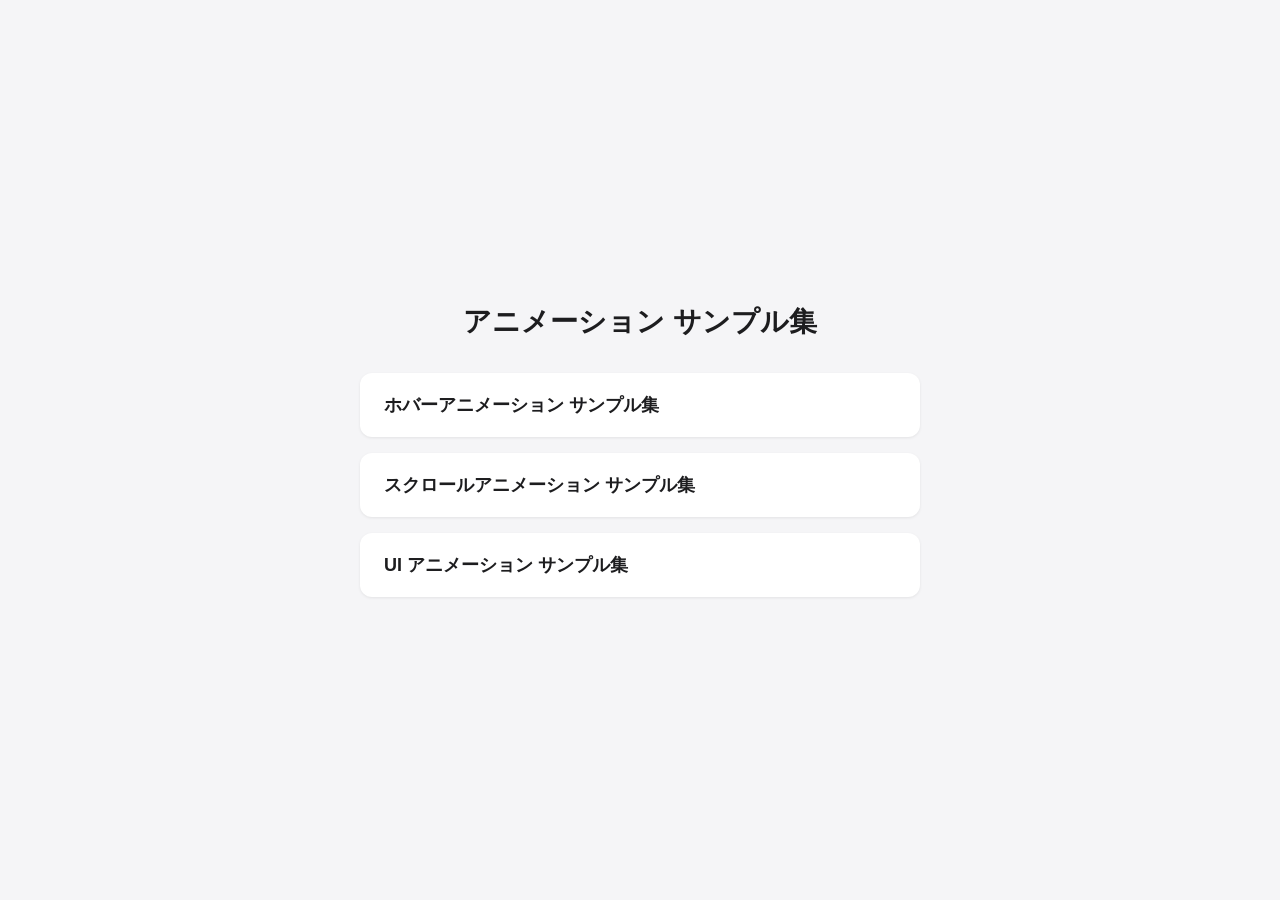
<file: index.html>
<!DOCTYPE html>
<html lang="ja">
<head>
<meta charset="UTF-8">
<meta name="viewport" content="width=device-width, initial-scale=1.0">
<title>アニメーション サンプル集</title>
<style>
  * {
    margin: 0;
    padding: 0;
    box-sizing: border-box;
  }
  body {
    font-family: -apple-system, BlinkMacSystemFont, "Hiragino Kaku Gothic ProN", "Yu Gothic", sans-serif;
    background: #f5f5f7;
    color: #1d1d1f;
    min-height: 100vh;
    display: flex;
    align-items: center;
    justify-content: center;
  }
  main {
    padding-top: 80px;
    padding-left: 40px;
    padding-right: 40px;
    padding-bottom: 80px;
    max-width: 640px;
    width: 100%;
  }
  h1 {
    font-size: 28px;
    margin-bottom: 32px;
    text-align: center;
  }
  ul {
    list-style: none;
    display: flex;
    flex-direction: column;
    gap: 16px;
  }
  li a {
    display: block;
    padding: 20px 24px;
    background: #fff;
    border-radius: 12px;
    text-decoration: none;
    color: #1d1d1f;
    font-size: 18px;
    font-weight: 600;
    box-shadow: 0 1px 3px rgba(0, 0, 0, 0.08);
    transition: transform 0.2s ease, box-shadow 0.2s ease;
  }
  li a:hover {
    transform: translateY(-2px);
    box-shadow: 0 8px 20px rgba(0, 0, 0, 0.12);
  }
</style>
</head>
<body>
<main>
  <h1>アニメーション サンプル集</h1>
  <ul>
    <li><a href="hover.html">ホバーアニメーション サンプル集</a></li>
    <li><a href="scroll.html">スクロールアニメーション サンプル集</a></li>
    <li><a href="ui.html">UI アニメーション サンプル集</a></li>
  </ul>
</main>
</body>
</html>
</file>
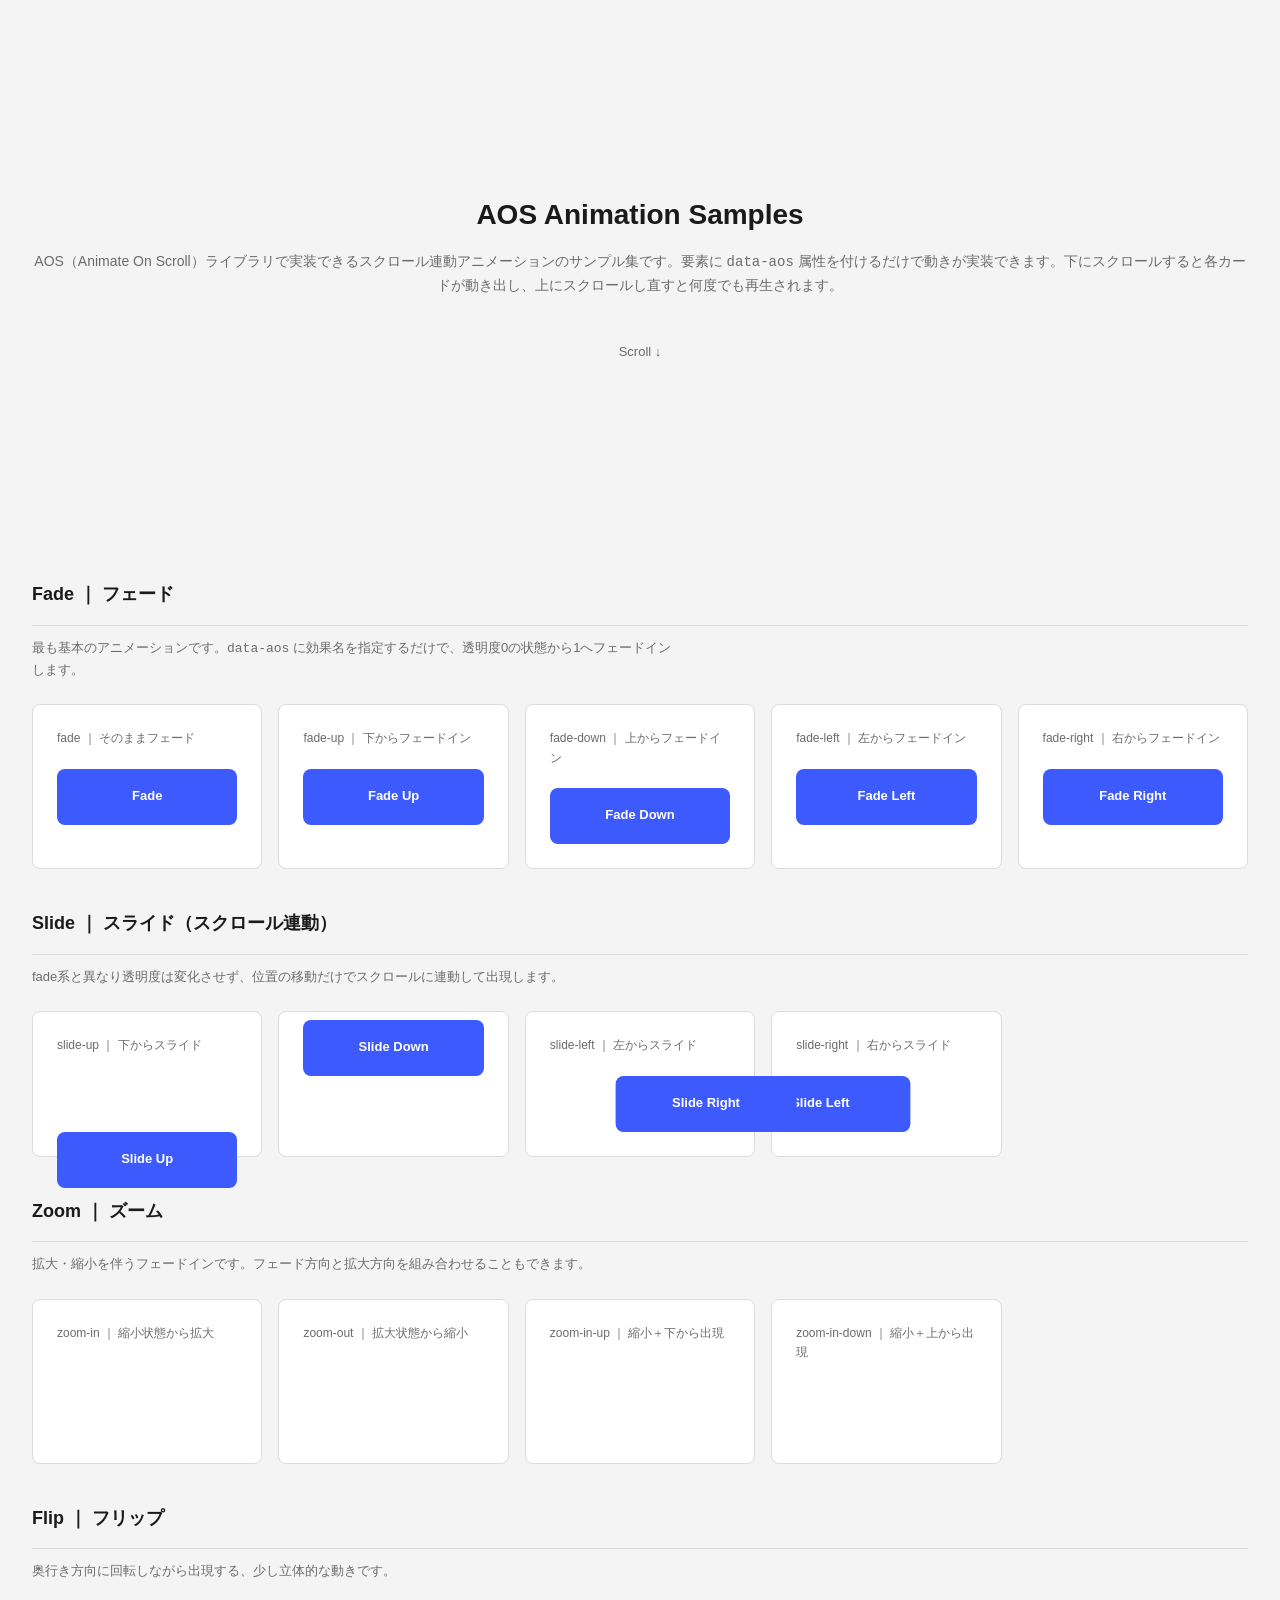
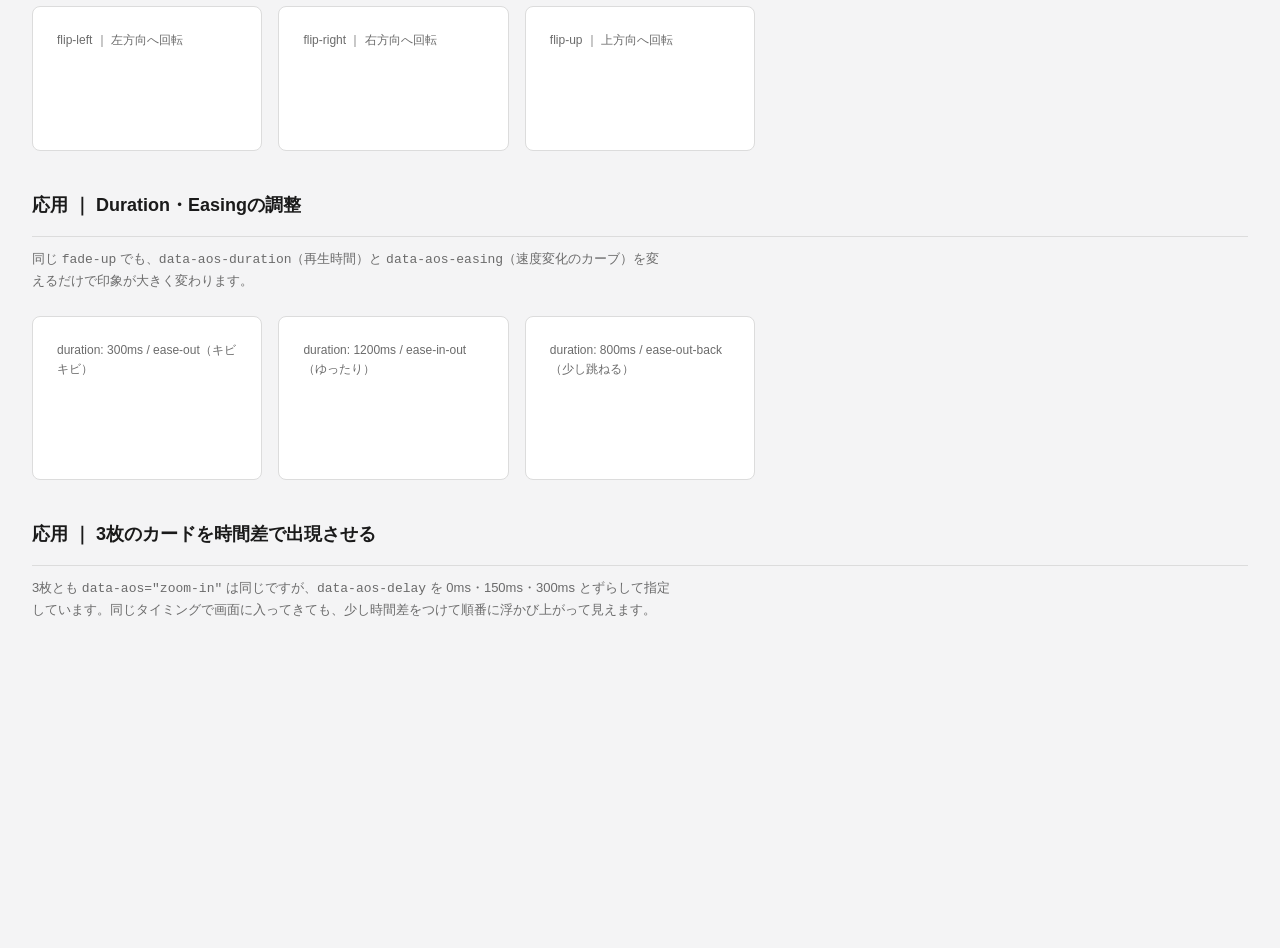
<file: aos.html>
<!DOCTYPE html>
<html lang="ja">
<head>
<meta charset="UTF-8">
<meta name="viewport" content="width=device-width, initial-scale=1.0">
<title>AOS アニメーション サンプル集</title>
<link rel="stylesheet" href="https://cdn.jsdelivr.net/npm/aos@2.3.4/dist/aos.css">
<link rel="stylesheet" href="style.css">
</head>
<body>

<header class="page-header aos-intro">
  <h1 class="page-header__title">AOS Animation Samples</h1>
  <p class="page-header__lead">AOS（Animate On Scroll）ライブラリで実装できるスクロール連動アニメーションのサンプル集です。要素に <code>data-aos</code> 属性を付けるだけで動きが実装できます。下にスクロールすると各カードが動き出し、上にスクロールし直すと何度でも再生されます。</p>
  <p class="aos-intro__hint">Scroll ↓</p>
</header>

<main class="page-main">

  <section class="sample-section">
    <h2 class="sample-section__title">Fade ｜ フェード</h2>
    <p class="sample-section__note">最も基本のアニメーションです。<code>data-aos</code> に効果名を指定するだけで、透明度0の状態から1へフェードインします。</p>

    <ul class="sample-grid">
      <li class="sample-card">
        <p class="sample-card__label">fade ｜ そのままフェード</p>
        <div class="sample-card__stage">
          <div class="aos-tile" data-aos="fade">Fade</div>
        </div>
      </li>
      <li class="sample-card">
        <p class="sample-card__label">fade-up ｜ 下からフェードイン</p>
        <div class="sample-card__stage">
          <div class="aos-tile" data-aos="fade-up">Fade Up</div>
        </div>
      </li>
      <li class="sample-card">
        <p class="sample-card__label">fade-down ｜ 上からフェードイン</p>
        <div class="sample-card__stage">
          <div class="aos-tile" data-aos="fade-down">Fade Down</div>
        </div>
      </li>
      <li class="sample-card">
        <p class="sample-card__label">fade-left ｜ 左からフェードイン</p>
        <div class="sample-card__stage">
          <div class="aos-tile" data-aos="fade-left">Fade Left</div>
        </div>
      </li>
      <li class="sample-card">
        <p class="sample-card__label">fade-right ｜ 右からフェードイン</p>
        <div class="sample-card__stage">
          <div class="aos-tile" data-aos="fade-right">Fade Right</div>
        </div>
      </li>
    </ul>
  </section>

  <section class="sample-section">
    <h2 class="sample-section__title">Slide ｜ スライド（スクロール連動）</h2>
    <p class="sample-section__note">fade系と異なり透明度は変化させず、位置の移動だけでスクロールに連動して出現します。</p>

    <ul class="sample-grid">
      <li class="sample-card">
        <p class="sample-card__label">slide-up ｜ 下からスライド</p>
        <div class="sample-card__stage">
          <div class="aos-tile" data-aos="slide-up">Slide Up</div>
        </div>
      </li>
      <li class="sample-card">
        <p class="sample-card__label">slide-down ｜ 上からスライド</p>
        <div class="sample-card__stage">
          <div class="aos-tile" data-aos="slide-down">Slide Down</div>
        </div>
      </li>
      <li class="sample-card">
        <p class="sample-card__label">slide-left ｜ 左からスライド</p>
        <div class="sample-card__stage">
          <div class="aos-tile" data-aos="slide-left">Slide Left</div>
        </div>
      </li>
      <li class="sample-card">
        <p class="sample-card__label">slide-right ｜ 右からスライド</p>
        <div class="sample-card__stage">
          <div class="aos-tile" data-aos="slide-right">Slide Right</div>
        </div>
      </li>
    </ul>
  </section>

  <section class="sample-section">
    <h2 class="sample-section__title">Zoom ｜ ズーム</h2>
    <p class="sample-section__note">拡大・縮小を伴うフェードインです。フェード方向と拡大方向を組み合わせることもできます。</p>

    <ul class="sample-grid">
      <li class="sample-card">
        <p class="sample-card__label">zoom-in ｜ 縮小状態から拡大</p>
        <div class="sample-card__stage">
          <div class="aos-tile" data-aos="zoom-in">Zoom In</div>
        </div>
      </li>
      <li class="sample-card">
        <p class="sample-card__label">zoom-out ｜ 拡大状態から縮小</p>
        <div class="sample-card__stage">
          <div class="aos-tile" data-aos="zoom-out">Zoom Out</div>
        </div>
      </li>
      <li class="sample-card">
        <p class="sample-card__label">zoom-in-up ｜ 縮小＋下から出現</p>
        <div class="sample-card__stage">
          <div class="aos-tile" data-aos="zoom-in-up">Zoom In Up</div>
        </div>
      </li>
      <li class="sample-card">
        <p class="sample-card__label">zoom-in-down ｜ 縮小＋上から出現</p>
        <div class="sample-card__stage">
          <div class="aos-tile" data-aos="zoom-in-down">Zoom In Down</div>
        </div>
      </li>
    </ul>
  </section>

  <section class="sample-section">
    <h2 class="sample-section__title">Flip ｜ フリップ</h2>
    <p class="sample-section__note">奥行き方向に回転しながら出現する、少し立体的な動きです。</p>

    <ul class="sample-grid">
      <li class="sample-card">
        <p class="sample-card__label">flip-left ｜ 左方向へ回転</p>
        <div class="sample-card__stage">
          <div class="aos-tile" data-aos="flip-left">Flip Left</div>
        </div>
      </li>
      <li class="sample-card">
        <p class="sample-card__label">flip-right ｜ 右方向へ回転</p>
        <div class="sample-card__stage">
          <div class="aos-tile" data-aos="flip-right">Flip Right</div>
        </div>
      </li>
      <li class="sample-card">
        <p class="sample-card__label">flip-up ｜ 上方向へ回転</p>
        <div class="sample-card__stage">
          <div class="aos-tile" data-aos="flip-up">Flip Up</div>
        </div>
      </li>
    </ul>
  </section>

  <section class="sample-section">
    <h2 class="sample-section__title">応用 ｜ Duration・Easingの調整</h2>
    <p class="sample-section__note">同じ <code>fade-up</code> でも、<code>data-aos-duration</code>（再生時間）と <code>data-aos-easing</code>（速度変化のカーブ）を変えるだけで印象が大きく変わります。</p>

    <ul class="sample-grid">
      <li class="sample-card">
        <p class="sample-card__label">duration: 300ms / ease-out（キビキビ）</p>
        <div class="sample-card__stage">
          <div class="aos-tile" data-aos="fade-up" data-aos-duration="300" data-aos-easing="ease-out">300ms</div>
        </div>
      </li>
      <li class="sample-card">
        <p class="sample-card__label">duration: 1200ms / ease-in-out（ゆったり）</p>
        <div class="sample-card__stage">
          <div class="aos-tile" data-aos="fade-up" data-aos-duration="1200" data-aos-easing="ease-in-out">1200ms</div>
        </div>
      </li>
      <li class="sample-card">
        <p class="sample-card__label">duration: 800ms / ease-out-back（少し跳ねる）</p>
        <div class="sample-card__stage">
          <div class="aos-tile" data-aos="fade-up" data-aos-duration="800" data-aos-easing="ease-out-back">800ms</div>
        </div>
      </li>
    </ul>
  </section>

  <section class="sample-section">
    <h2 class="sample-section__title">応用 ｜ 3枚のカードを時間差で出現させる</h2>
    <p class="sample-section__note">3枚とも <code>data-aos="zoom-in"</code> は同じですが、<code>data-aos-delay</code> を 0ms・150ms・300ms とずらして指定しています。同じタイミングで画面に入ってきても、少し時間差をつけて順番に浮かび上がって見えます。</p>

    <div class="lp-features">
      <div class="lp-feature" data-aos="zoom-in" data-aos-delay="0">
        <span class="lp-feature__icon">01</span>
        <h3 class="lp-feature__title">delay: 0ms</h3>
        <p class="lp-feature__text">1枚目のカードです。画面内に入るとすぐに動き出します。</p>
      </div>
      <div class="lp-feature" data-aos="zoom-in" data-aos-delay="150">
        <span class="lp-feature__icon">02</span>
        <h3 class="lp-feature__title">delay: 150ms</h3>
        <p class="lp-feature__text">1枚目より0.15秒遅れて動き出します。</p>
      </div>
      <div class="lp-feature" data-aos="zoom-in" data-aos-delay="300">
        <span class="lp-feature__icon">03</span>
        <h3 class="lp-feature__title">delay: 300ms</h3>
        <p class="lp-feature__text">さらに0.15秒遅れて、合計0.3秒後に動き出します。3枚が連続して出現するのがポイントです。</p>
      </div>
    </div>
  </section>

</main>

<script src="https://cdn.jsdelivr.net/npm/aos@2.3.4/dist/aos.js"></script>
<script>
  AOS.init({
    duration: 700,
    easing: 'ease-out-cubic',
    offset: 60,
    once: false,
    mirror: true
  });
</script>
</body>
</html>
</file>
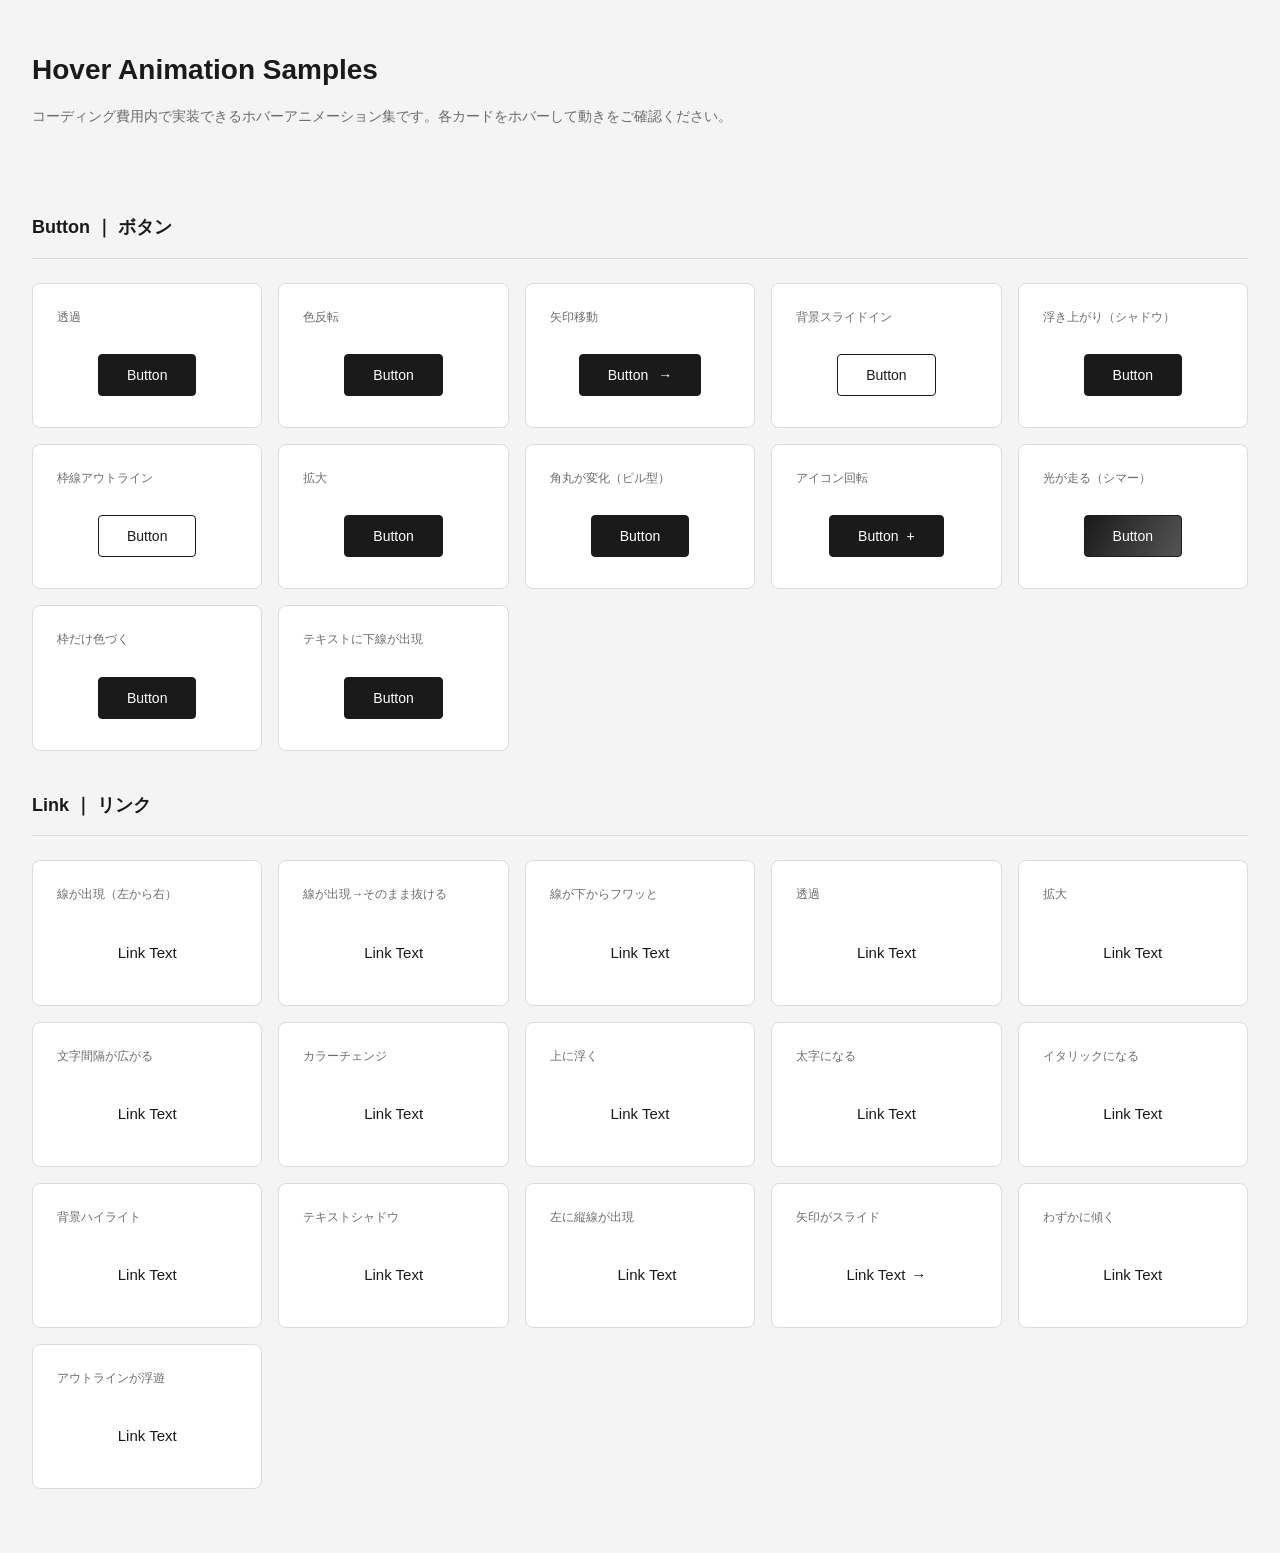
<file: hover.html>
<!DOCTYPE html>
<html lang="ja">
<head>
<meta charset="UTF-8">
<meta name="viewport" content="width=device-width, initial-scale=1.0">
<title>ホバーアニメーション サンプル集</title>
<link rel="stylesheet" href="style.css">
</head>
<body>

<header class="page-header">
  <h1 class="page-header__title">Hover Animation Samples</h1>
  <p class="page-header__lead">コーディング費用内で実装できるホバーアニメーション集です。各カードをホバーして動きをご確認ください。</p>
</header>

<main class="page-main">

  <section class="sample-section">
    <h2 class="sample-section__title">Button ｜ ボタン</h2>

    <ul class="sample-grid">

      <li class="sample-card">
        <p class="sample-card__label">透過</p>
        <div class="sample-card__stage">
          <button type="button" class="btn btn--fade">Button</button>
        </div>
      </li>

      <li class="sample-card">
        <p class="sample-card__label">色反転</p>
        <div class="sample-card__stage">
          <button type="button" class="btn btn--invert">Button</button>
        </div>
      </li>

      <li class="sample-card">
        <p class="sample-card__label">矢印移動</p>
        <div class="sample-card__stage">
          <button type="button" class="btn btn--arrow">
            <span class="btn__text">Button</span>
            <span class="btn__arrow" aria-hidden="true">&rarr;</span>
          </button>
        </div>
      </li>

      <li class="sample-card">
        <p class="sample-card__label">背景スライドイン</p>
        <div class="sample-card__stage">
          <button type="button" class="btn btn--slide">
            <span class="btn__text">Button</span>
          </button>
        </div>
      </li>

      <li class="sample-card">
        <p class="sample-card__label">浮き上がり（シャドウ）</p>
        <div class="sample-card__stage">
          <button type="button" class="btn btn--lift">Button</button>
        </div>
      </li>

      <li class="sample-card">
        <p class="sample-card__label">枠線アウトライン</p>
        <div class="sample-card__stage">
          <button type="button" class="btn btn--outline">Button</button>
        </div>
      </li>

      <li class="sample-card">
        <p class="sample-card__label">拡大</p>
        <div class="sample-card__stage">
          <button type="button" class="btn btn--scale">Button</button>
        </div>
      </li>

      <li class="sample-card">
        <p class="sample-card__label">角丸が変化（ピル型）</p>
        <div class="sample-card__stage">
          <button type="button" class="btn btn--radius">Button</button>
        </div>
      </li>

      <li class="sample-card">
        <p class="sample-card__label">アイコン回転</p>
        <div class="sample-card__stage">
          <button type="button" class="btn btn--icon-rotate">
            <span class="btn__text">Button</span>
            <span class="btn__icon" aria-hidden="true">+</span>
          </button>
        </div>
      </li>

      <li class="sample-card">
        <p class="sample-card__label">光が走る（シマー）</p>
        <div class="sample-card__stage">
          <button type="button" class="btn btn--shimmer">Button</button>
        </div>
      </li>

      <li class="sample-card">
        <p class="sample-card__label">枠だけ色づく</p>
        <div class="sample-card__stage">
          <button type="button" class="btn btn--border-color">Button</button>
        </div>
      </li>

      <li class="sample-card">
        <p class="sample-card__label">テキストに下線が出現</p>
        <div class="sample-card__stage">
          <button type="button" class="btn btn--underline">
            <span class="btn__text">Button</span>
          </button>
        </div>
      </li>

    </ul>
  </section>

  <section class="sample-section">
    <h2 class="sample-section__title">Link ｜ リンク</h2>

    <ul class="sample-grid">

      <li class="sample-card">
        <p class="sample-card__label">線が出現（左から右）</p>
        <div class="sample-card__stage">
          <a href="#" class="link link--underline-in">Link Text</a>
        </div>
      </li>

      <li class="sample-card">
        <p class="sample-card__label">線が出現→そのまま抜ける</p>
        <div class="sample-card__stage">
          <a href="#" class="link link--underline-through">Link Text</a>
        </div>
      </li>

      <li class="sample-card">
        <p class="sample-card__label">線が下からフワッと</p>
        <div class="sample-card__stage">
          <a href="#" class="link link--underline-fade">Link Text</a>
        </div>
      </li>

      <li class="sample-card">
        <p class="sample-card__label">透過</p>
        <div class="sample-card__stage">
          <a href="#" class="link link--fade">Link Text</a>
        </div>
      </li>

      <li class="sample-card">
        <p class="sample-card__label">拡大</p>
        <div class="sample-card__stage">
          <a href="#" class="link link--scale">Link Text</a>
        </div>
      </li>

      <li class="sample-card">
        <p class="sample-card__label">文字間隔が広がる</p>
        <div class="sample-card__stage">
          <a href="#" class="link link--tracking">Link Text</a>
        </div>
      </li>

      <li class="sample-card">
        <p class="sample-card__label">カラーチェンジ</p>
        <div class="sample-card__stage">
          <a href="#" class="link link--color">Link Text</a>
        </div>
      </li>

      <li class="sample-card">
        <p class="sample-card__label">上に浮く</p>
        <div class="sample-card__stage">
          <a href="#" class="link link--float">Link Text</a>
        </div>
      </li>

      <li class="sample-card">
        <p class="sample-card__label">太字になる</p>
        <div class="sample-card__stage">
          <a href="#" class="link link--bold">Link Text</a>
        </div>
      </li>

      <li class="sample-card">
        <p class="sample-card__label">イタリックになる</p>
        <div class="sample-card__stage">
          <a href="#" class="link link--italic">Link Text</a>
        </div>
      </li>

      <li class="sample-card">
        <p class="sample-card__label">背景ハイライト</p>
        <div class="sample-card__stage">
          <a href="#" class="link link--highlight">Link Text</a>
        </div>
      </li>

      <li class="sample-card">
        <p class="sample-card__label">テキストシャドウ</p>
        <div class="sample-card__stage">
          <a href="#" class="link link--shadow">Link Text</a>
        </div>
      </li>

      <li class="sample-card">
        <p class="sample-card__label">左に縦線が出現</p>
        <div class="sample-card__stage">
          <a href="#" class="link link--bar">Link Text</a>
        </div>
      </li>

      <li class="sample-card">
        <p class="sample-card__label">矢印がスライド</p>
        <div class="sample-card__stage">
          <a href="#" class="link link--arrow">
            <span class="link__text">Link Text</span>
            <span class="link__arrow" aria-hidden="true">&rarr;</span>
          </a>
        </div>
      </li>

      <li class="sample-card">
        <p class="sample-card__label">わずかに傾く</p>
        <div class="sample-card__stage">
          <a href="#" class="link link--tilt">Link Text</a>
        </div>
      </li>

      <li class="sample-card">
        <p class="sample-card__label">アウトラインが浮遊</p>
        <div class="sample-card__stage">
          <a href="#" class="link link--outline">Link Text</a>
        </div>
      </li>

    </ul>
  </section>

</main>

</body>
</html>
</file>
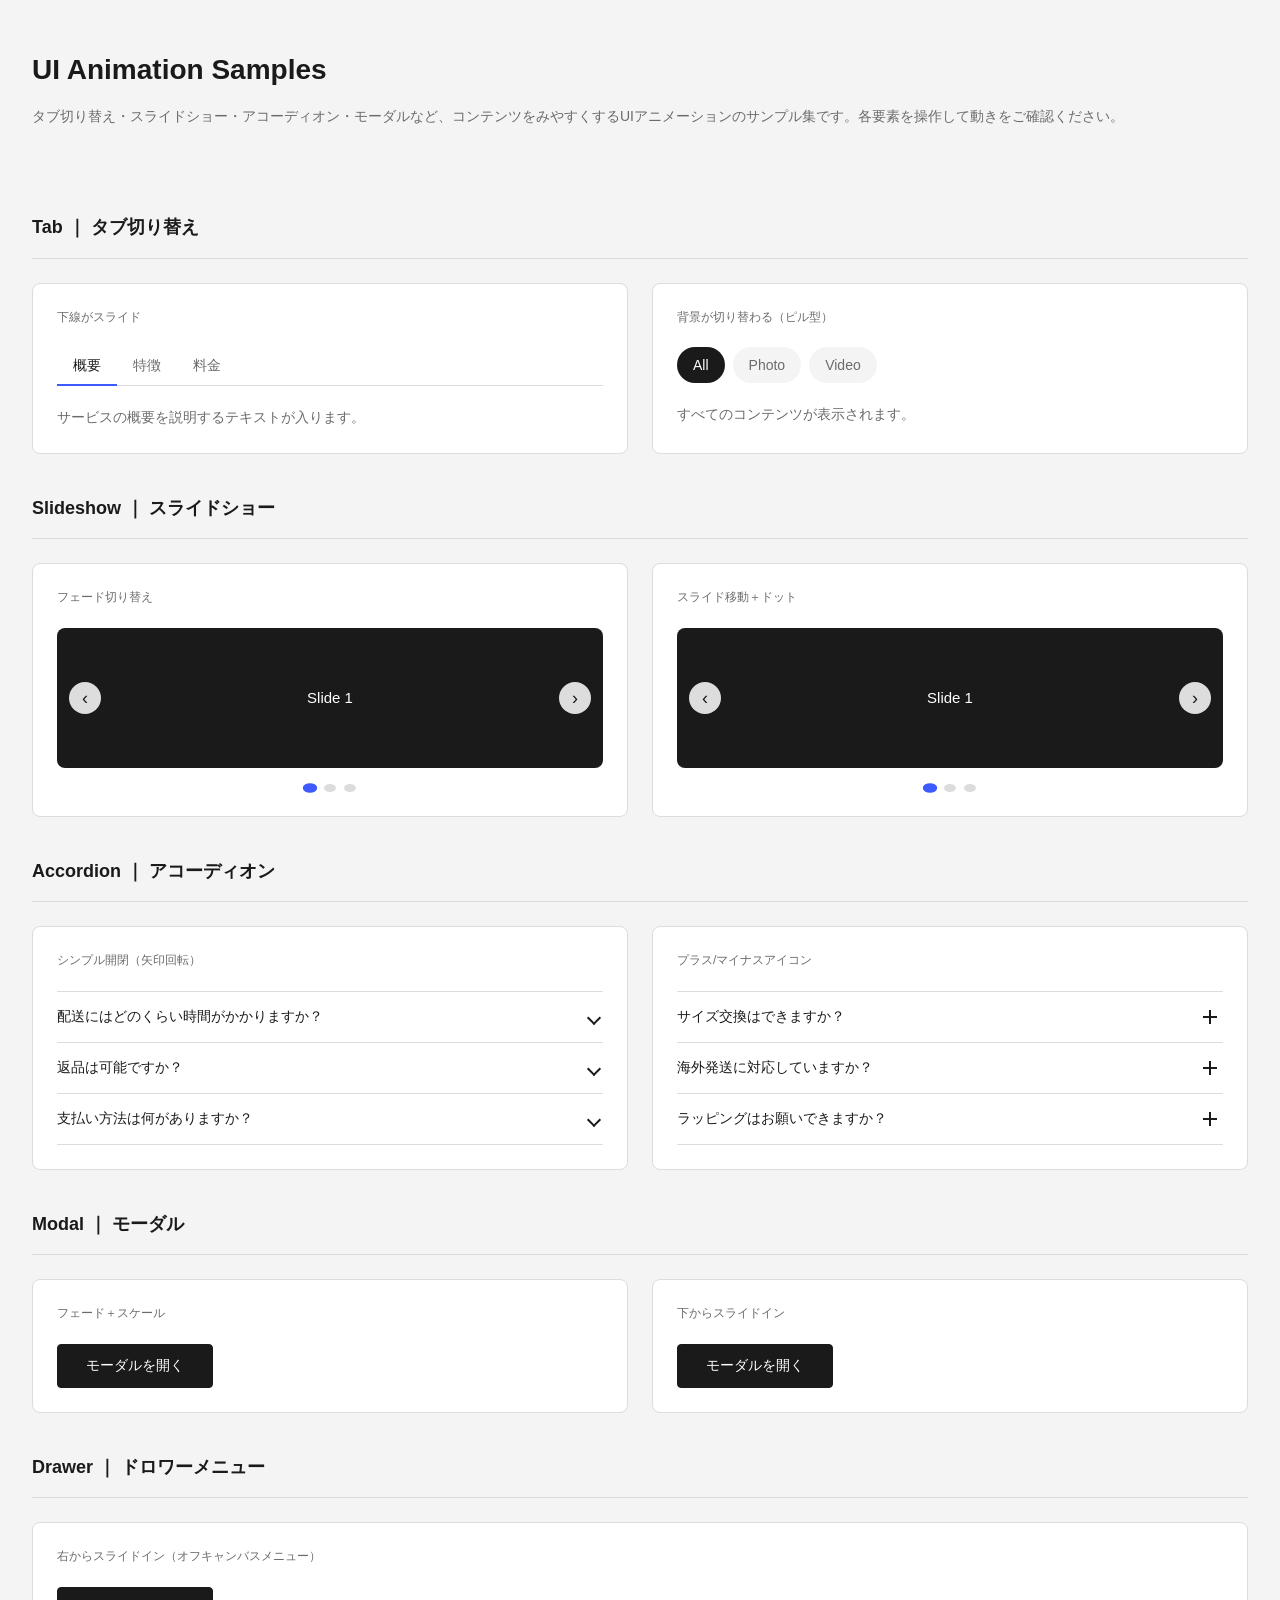
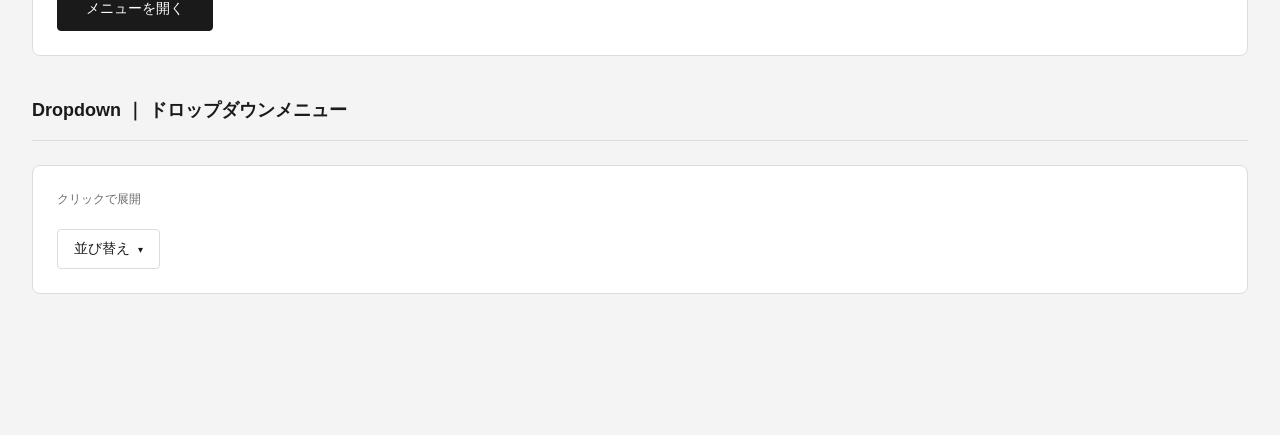
<file: ui.html>
<!DOCTYPE html>
<html lang="ja">
<head>
<meta charset="UTF-8">
<meta name="viewport" content="width=device-width, initial-scale=1.0">
<title>UI アニメーション サンプル集</title>
<link rel="stylesheet" href="style.css">
</head>
<body>

<header class="page-header">
  <h1 class="page-header__title">UI Animation Samples</h1>
  <p class="page-header__lead">タブ切り替え・スライドショー・アコーディオン・モーダルなど、コンテンツをみやすくするUIアニメーションのサンプル集です。各要素を操作して動きをご確認ください。</p>
</header>

<main class="page-main">

  <section class="sample-section">
    <h2 class="sample-section__title">Tab ｜ タブ切り替え</h2>

    <div class="demo-grid">

      <div class="demo-block">
        <p class="demo-block__label">下線がスライド</p>
        <div class="tabs tabs--underline" data-tabs>
          <div class="tabs__nav" role="tablist">
            <button type="button" class="tabs__nav-item is-active" data-tab-target="u1" role="tab" aria-selected="true">概要</button>
            <button type="button" class="tabs__nav-item" data-tab-target="u2" role="tab" aria-selected="false">特徴</button>
            <button type="button" class="tabs__nav-item" data-tab-target="u3" role="tab" aria-selected="false">料金</button>
            <span class="tabs__indicator" aria-hidden="true"></span>
          </div>
          <div class="tabs__panels">
            <div class="tabs__panel is-active" data-tab-panel="u1">サービスの概要を説明するテキストが入ります。</div>
            <div class="tabs__panel" data-tab-panel="u2">サービスの特徴を説明するテキストが入ります。</div>
            <div class="tabs__panel" data-tab-panel="u3">料金プランを説明するテキストが入ります。</div>
          </div>
        </div>
      </div>

      <div class="demo-block">
        <p class="demo-block__label">背景が切り替わる（ピル型）</p>
        <div class="tabs tabs--pill" data-tabs>
          <div class="tabs__nav" role="tablist">
            <button type="button" class="tabs__nav-item is-active" data-tab-target="p1" role="tab" aria-selected="true">All</button>
            <button type="button" class="tabs__nav-item" data-tab-target="p2" role="tab" aria-selected="false">Photo</button>
            <button type="button" class="tabs__nav-item" data-tab-target="p3" role="tab" aria-selected="false">Video</button>
          </div>
          <div class="tabs__panels">
            <div class="tabs__panel is-active" data-tab-panel="p1">すべてのコンテンツが表示されます。</div>
            <div class="tabs__panel" data-tab-panel="p2">写真コンテンツのみが表示されます。</div>
            <div class="tabs__panel" data-tab-panel="p3">動画コンテンツのみが表示されます。</div>
          </div>
        </div>
      </div>

    </div>
  </section>

  <section class="sample-section">
    <h2 class="sample-section__title">Slideshow ｜ スライドショー</h2>

    <div class="demo-grid">

      <div class="demo-block">
        <p class="demo-block__label">フェード切り替え</p>
        <div class="slideshow slideshow--fade" data-slideshow>
          <div class="slideshow__viewport">
            <div class="slideshow__track">
              <div class="slideshow__slide is-active">Slide 1</div>
              <div class="slideshow__slide">Slide 2</div>
              <div class="slideshow__slide">Slide 3</div>
            </div>
            <button type="button" class="slideshow__arrow slideshow__arrow--prev" data-slide-prev aria-label="前のスライド">&lsaquo;</button>
            <button type="button" class="slideshow__arrow slideshow__arrow--next" data-slide-next aria-label="次のスライド">&rsaquo;</button>
          </div>
          <div class="slideshow__dots">
            <button type="button" class="slideshow__dot is-active" aria-label="1枚目"></button>
            <button type="button" class="slideshow__dot" aria-label="2枚目"></button>
            <button type="button" class="slideshow__dot" aria-label="3枚目"></button>
          </div>
        </div>
      </div>

      <div class="demo-block">
        <p class="demo-block__label">スライド移動＋ドット</p>
        <div class="slideshow slideshow--slide" data-slideshow>
          <div class="slideshow__viewport">
            <div class="slideshow__track">
              <div class="slideshow__slide is-active">Slide 1</div>
              <div class="slideshow__slide">Slide 2</div>
              <div class="slideshow__slide">Slide 3</div>
            </div>
            <button type="button" class="slideshow__arrow slideshow__arrow--prev" data-slide-prev aria-label="前のスライド">&lsaquo;</button>
            <button type="button" class="slideshow__arrow slideshow__arrow--next" data-slide-next aria-label="次のスライド">&rsaquo;</button>
          </div>
          <div class="slideshow__dots">
            <button type="button" class="slideshow__dot is-active" aria-label="1枚目"></button>
            <button type="button" class="slideshow__dot" aria-label="2枚目"></button>
            <button type="button" class="slideshow__dot" aria-label="3枚目"></button>
          </div>
        </div>
      </div>

    </div>
  </section>

  <section class="sample-section">
    <h2 class="sample-section__title">Accordion ｜ アコーディオン</h2>

    <div class="demo-grid">

      <div class="demo-block">
        <p class="demo-block__label">シンプル開閉（矢印回転）</p>
        <div class="accordion accordion--chevron" data-accordion>
          <div class="accordion__item">
            <button type="button" class="accordion__header" aria-expanded="false">
              <span class="accordion__title">配送にはどのくらい時間がかかりますか？</span>
              <span class="accordion__icon" aria-hidden="true"></span>
            </button>
            <div class="accordion__panel">
              <div class="accordion__panel-inner">通常、ご注文から2〜3営業日でお届けします。</div>
            </div>
          </div>
          <div class="accordion__item">
            <button type="button" class="accordion__header" aria-expanded="false">
              <span class="accordion__title">返品は可能ですか？</span>
              <span class="accordion__icon" aria-hidden="true"></span>
            </button>
            <div class="accordion__panel">
              <div class="accordion__panel-inner">商品到着後7日以内であれば返品を承っております。</div>
            </div>
          </div>
          <div class="accordion__item">
            <button type="button" class="accordion__header" aria-expanded="false">
              <span class="accordion__title">支払い方法は何がありますか？</span>
              <span class="accordion__icon" aria-hidden="true"></span>
            </button>
            <div class="accordion__panel">
              <div class="accordion__panel-inner">クレジットカード、銀行振込、代金引換に対応しています。</div>
            </div>
          </div>
        </div>
      </div>

      <div class="demo-block">
        <p class="demo-block__label">プラス/マイナスアイコン</p>
        <div class="accordion accordion--icon" data-accordion>
          <div class="accordion__item">
            <button type="button" class="accordion__header" aria-expanded="false">
              <span class="accordion__title">サイズ交換はできますか？</span>
              <span class="accordion__icon" aria-hidden="true"></span>
            </button>
            <div class="accordion__panel">
              <div class="accordion__panel-inner">未使用品であればサイズ交換が可能です。</div>
            </div>
          </div>
          <div class="accordion__item">
            <button type="button" class="accordion__header" aria-expanded="false">
              <span class="accordion__title">海外発送に対応していますか？</span>
              <span class="accordion__icon" aria-hidden="true"></span>
            </button>
            <div class="accordion__panel">
              <div class="accordion__panel-inner">一部の国と地域を除き、海外発送に対応しています。</div>
            </div>
          </div>
          <div class="accordion__item">
            <button type="button" class="accordion__header" aria-expanded="false">
              <span class="accordion__title">ラッピングはお願いできますか？</span>
              <span class="accordion__icon" aria-hidden="true"></span>
            </button>
            <div class="accordion__panel">
              <div class="accordion__panel-inner">ご注文時にラッピングをご選択いただけます。</div>
            </div>
          </div>
        </div>
      </div>

    </div>
  </section>

  <section class="sample-section">
    <h2 class="sample-section__title">Modal ｜ モーダル</h2>

    <div class="demo-grid">

      <div class="demo-block">
        <p class="demo-block__label">フェード＋スケール</p>
        <button type="button" class="btn" data-panel-open="modal-scale">モーダルを開く</button>
        <div class="modal-overlay" data-panel="modal-scale">
          <div class="modal modal--scale">
            <button type="button" class="modal__close" data-panel-close aria-label="閉じる">&times;</button>
            <h3 class="modal__title">確認</h3>
            <p class="modal__body">この操作を実行してよろしいですか？</p>
          </div>
        </div>
      </div>

      <div class="demo-block">
        <p class="demo-block__label">下からスライドイン</p>
        <button type="button" class="btn" data-panel-open="modal-slideup">モーダルを開く</button>
        <div class="modal-overlay" data-panel="modal-slideup">
          <div class="modal modal--slide-up">
            <button type="button" class="modal__close" data-panel-close aria-label="閉じる">&times;</button>
            <h3 class="modal__title">お知らせ</h3>
            <p class="modal__body">キャンペーンは本日23:59に終了します。</p>
          </div>
        </div>
      </div>

    </div>
  </section>

  <section class="sample-section">
    <h2 class="sample-section__title">Drawer ｜ ドロワーメニュー</h2>

    <div class="demo-grid">

      <div class="demo-block">
        <p class="demo-block__label">右からスライドイン（オフキャンバスメニュー）</p>
        <button type="button" class="btn" data-panel-open="drawer-right">メニューを開く</button>
        <div class="modal-overlay" data-panel="drawer-right">
          <nav class="drawer drawer--right">
            <button type="button" class="drawer__close" data-panel-close aria-label="閉じる">&times;</button>
            <ul class="drawer__list">
              <li><a href="#">Home</a></li>
              <li><a href="#">About</a></li>
              <li><a href="#">Service</a></li>
              <li><a href="#">Contact</a></li>
            </ul>
          </nav>
        </div>
      </div>

    </div>
  </section>

  <section class="sample-section">
    <h2 class="sample-section__title">Dropdown ｜ ドロップダウンメニュー</h2>

    <div class="demo-grid">

      <div class="demo-block">
        <p class="demo-block__label">クリックで展開</p>
        <div class="dropdown" data-dropdown>
          <button type="button" class="dropdown__toggle" aria-haspopup="true" aria-expanded="false">
            並び替え
            <span class="dropdown__caret" aria-hidden="true">&#9662;</span>
          </button>
          <ul class="dropdown__menu">
            <li class="dropdown__item"><a href="#">新着順</a></li>
            <li class="dropdown__item"><a href="#">価格が安い順</a></li>
            <li class="dropdown__item"><a href="#">価格が高い順</a></li>
            <li class="dropdown__item"><a href="#">人気順</a></li>
          </ul>
        </div>
      </div>

    </div>
  </section>

</main>

<script src="script.js"></script>
</body>
</html>
</file>
<file: style.css>
:root {
  --color-ink: #1a1a1a;
  --color-sub: #6b6b6b;
  --color-bg: #f4f4f5;
  --color-card-bg: #ffffff;
  --color-border: #dcdcdc;
  --color-accent: #3d5afe;
  --color-overlay: rgba(26, 26, 26, 0.55);
  --radius-card: 8px;
  --radius-btn: 4px;
}

* {
  box-sizing: border-box;
}

html {
  margin: 0;
  padding: 0;
}

body {
  margin: 0;
  padding: 0;
  background-color: var(--color-bg);
  color: var(--color-ink);
  font-family: "Hiragino Kaku Gothic ProN", "Yu Gothic", "Helvetica Neue", Arial, sans-serif;
  line-height: 1.6;
}

a {
  color: inherit;
  text-decoration: none;
}

.page-header {
  padding-top: 48px;
  padding-left: 32px;
  padding-right: 32px;
  padding-bottom: 32px;
}

.page-header__title {
  margin: 0;
  font-size: 28px;
  font-weight: 700;
}

.page-header__lead {
  margin-top: 12px;
  margin-left: 0;
  color: var(--color-sub);
  font-size: 14px;
}

.page-main {
  padding-left: 32px;
  padding-right: 32px;
  padding-bottom: 64px;
}

.sample-section {
  margin-top: 40px;
}

.sample-section__title {
  margin: 0;
  padding-bottom: 16px;
  border-bottom: 1px solid var(--color-border);
  font-size: 18px;
  font-weight: 700;
}

.sample-grid {
  display: grid;
  grid-template-columns: repeat(auto-fill, minmax(220px, 1fr));
  gap: 16px;
  margin: 0;
  margin-top: 24px;
  padding: 0;
  list-style: none;
}

.sample-card {
  background-color: var(--color-card-bg);
  border: 1px solid var(--color-border);
  border-radius: var(--radius-card);
  padding: 24px;
}

.sample-card__label {
  margin: 0;
  padding-bottom: 20px;
  color: var(--color-sub);
  font-size: 12px;
}

.sample-card__stage {
  display: flex;
  align-items: center;
  justify-content: center;
  min-height: 56px;
}

.btn {
  display: inline-flex;
  align-items: center;
  padding-top: 12px;
  padding-bottom: 12px;
  padding-left: 28px;
  padding-right: 28px;
  border: 1px solid var(--color-ink);
  border-radius: var(--radius-btn);
  background-color: var(--color-ink);
  color: #fff;
  font-size: 14px;
  cursor: pointer;
  transition: background-color 0.25s ease, color 0.25s ease, opacity 0.25s ease, transform 0.25s ease, box-shadow 0.25s ease, border-color 0.25s ease;
}

.btn--fade:hover {
  opacity: 0.6;
}

.btn--invert:hover {
  background-color: #fff;
  color: var(--color-ink);
}

.btn--arrow {
  gap: 10px;
}

.btn__text {
  transition: color 0.25s ease;
}

.btn__arrow {
  display: inline-block;
  transition: transform 0.25s ease;
}

.btn--arrow:hover .btn__arrow {
  transform: translateX(5px);
}

.btn--slide {
  position: relative;
  overflow: hidden;
  background-color: transparent;
  color: var(--color-ink);
}

.btn--slide::before {
  content: "";
  position: absolute;
  top: 0;
  left: 0;
  width: 100%;
  height: 100%;
  background-color: var(--color-ink);
  transform: scaleX(0);
  transform-origin: left;
  transition: transform 0.3s ease;
  z-index: 0;
}

.btn--slide .btn__text {
  position: relative;
  z-index: 1;
}

.btn--slide:hover::before {
  transform: scaleX(1);
}
.btn--slide:hover .btn__text {
  color: #fff;
}

.btn--lift {
  box-shadow: 0 0 0 rgba(0, 0, 0, 0);
}
.btn--lift:hover {
  transform: translateY(-4px);
  box-shadow: 0 8px 16px rgba(0, 0, 0, 0.18);
}

.btn--outline {
  background-color: transparent;
  color: var(--color-ink);
}
.btn--outline:hover {
  background-color: var(--color-ink);
  color: #fff;
}

.btn--scale:hover {
  transform: scale(1.06);
}

.btn--radius {
  border-radius: var(--radius-btn);
  transition: border-radius 0.25s ease, background-color 0.25s ease;
}
.btn--radius:hover {
  border-radius: 999px;
}

.btn--icon-rotate {
  gap: 8px;
}

.btn__icon {
  display: inline-block;
  transition: transform 0.3s ease;
}

.btn--icon-rotate:hover .btn__icon {
  transform: rotate(45deg);
}

.btn--shimmer {
  background-image: linear-gradient(120deg, var(--color-ink) 0%, #5a5a5a 50%, var(--color-ink) 100%);
  background-size: 250% 100%;
  background-position: 0% 0%;
  transition: background-position 0.6s ease;
}
.btn--shimmer:hover {
  background-position: 100% 0%;
}

.btn--border-color {
  border-color: var(--color-ink);
}
.btn--border-color:hover {
  border-color: var(--color-accent);
}

.btn--underline .btn__text {
  position: relative;
}

.btn--underline .btn__text::after {
  content: "";
  position: absolute;
  left: 0;
  bottom: -4px;
  width: 100%;
  height: 1px;
  background-color: #fff;
  transform: scaleX(0);
  transform-origin: left;
  transition: transform 0.25s ease;
}

.btn--underline:hover .btn__text::after {
  transform: scaleX(1);
}

.link {
  position: relative;
  display: inline-block;
  font-size: 15px;
  transition: color 0.25s ease, opacity 0.25s ease, transform 0.25s ease, letter-spacing 0.25s ease;
}

.link--underline-in::after {
  content: "";
  position: absolute;
  left: 0;
  bottom: -4px;
  width: 100%;
  height: 1px;
  background-color: currentColor;
  transform: scaleX(0);
  transform-origin: left;
  transition: transform 0.3s ease;
}

.link--underline-in:hover::after {
  transform: scaleX(1);
}

.link--underline-through::after {
  content: "";
  position: absolute;
  left: 0;
  bottom: -4px;
  width: 100%;
  height: 1px;
  background-color: currentColor;
  transform: scaleX(0);
  transform-origin: left;
}

@keyframes link-underline-through {
  0% {
    transform: scaleX(0);
    transform-origin: left;
  }
  50% {
    transform: scaleX(1);
    transform-origin: left;
  }
  51% {
    transform: scaleX(1);
    transform-origin: right;
  }
  100% {
    transform: scaleX(0);
    transform-origin: right;
  }
}
.link--underline-through:hover::after {
  animation: link-underline-through 0.7s ease;
}

.link--underline-fade::after {
  content: "";
  position: absolute;
  left: 0;
  bottom: -4px;
  width: 100%;
  height: 1px;
  background-color: currentColor;
  opacity: 0;
  transform: translateY(4px);
  transition: opacity 0.3s ease, transform 0.3s ease;
}

.link--underline-fade:hover::after {
  opacity: 1;
  transform: translateY(0);
}

.link--fade:hover {
  opacity: 0.5;
}

.link--scale:hover {
  transform: scale(1.12);
}

.link--tracking {
  letter-spacing: 0;
}
.link--tracking:hover {
  letter-spacing: 0.08em;
}

.link--color:hover {
  color: var(--color-accent);
}

.link--float:hover {
  transform: translateY(-4px);
}

.link--bold {
  font-weight: 400;
}
.link--bold:hover {
  font-weight: 700;
}

.link--italic {
  font-style: normal;
}
.link--italic:hover {
  font-style: italic;
}

.link--highlight {
  background-color: transparent;
  transition: background-color 0.25s ease;
}
.link--highlight:hover {
  background-color: rgba(61, 90, 254, 0.15);
}

.link--shadow:hover {
  text-shadow: 0 6px 14px rgba(61, 90, 254, 0.5);
}

.link--bar {
  padding-left: 14px;
}

.link--bar::before {
  content: "";
  position: absolute;
  left: 0;
  top: 50%;
  width: 3px;
  height: 70%;
  background-color: currentColor;
  opacity: 0;
  transform: translate(-4px, -50%);
  transition: opacity 0.25s ease, transform 0.25s ease;
}

.link--bar:hover::before {
  opacity: 1;
  transform: translate(0, -50%);
}

.link--arrow {
  display: inline-flex;
  align-items: center;
  gap: 6px;
}

.link__arrow {
  display: inline-block;
  transition: transform 0.25s ease;
}

.link--arrow:hover .link__arrow {
  transform: translateX(5px);
}

.link--tilt:hover {
  transform: rotate(-3deg);
}

.link--outline {
  outline: 1px solid transparent;
  outline-offset: 0;
  transition: outline-color 0.25s ease, outline-offset 0.25s ease;
}
.link--outline:hover {
  outline-color: var(--color-accent);
  outline-offset: 6px;
}

.demo-grid {
  display: grid;
  grid-template-columns: repeat(auto-fit, minmax(320px, 1fr));
  gap: 24px;
  margin: 0;
  margin-top: 24px;
  padding: 0;
}

.demo-block {
  background-color: var(--color-card-bg);
  border: 1px solid var(--color-border);
  border-radius: var(--radius-card);
  padding: 24px;
}

.demo-block__label {
  margin: 0;
  padding-bottom: 20px;
  color: var(--color-sub);
  font-size: 12px;
}

.tabs__nav {
  position: relative;
  display: flex;
  border-bottom: 1px solid var(--color-border);
}

.tabs__nav-item {
  padding-top: 10px;
  padding-bottom: 10px;
  padding-left: 16px;
  padding-right: 16px;
  border: none;
  background: none;
  color: var(--color-sub);
  font-size: 14px;
  cursor: pointer;
  transition: color 0.25s ease;
}

.tabs__nav-item.is-active {
  color: var(--color-ink);
}

.tabs__indicator {
  position: absolute;
  left: 0;
  bottom: -1px;
  height: 2px;
  background-color: var(--color-accent);
  transition: transform 0.25s ease, width 0.25s ease;
}

.tabs__panels {
  padding-top: 20px;
}

.tabs__panel {
  display: none;
  color: var(--color-sub);
  font-size: 14px;
}

.tabs__panel.is-active {
  display: block;
}

.tabs--pill .tabs__nav {
  gap: 8px;
  border-bottom: none;
}

.tabs--pill .tabs__nav-item {
  border-radius: 999px;
  background-color: var(--color-bg);
  transition: background-color 0.25s ease, color 0.25s ease;
}

.tabs--pill .tabs__nav-item.is-active {
  background-color: var(--color-ink);
  color: #fff;
}

.slideshow__viewport {
  position: relative;
  overflow: hidden;
  border-radius: var(--radius-card);
}

.slideshow__track {
  display: flex;
  transition: transform 0.4s ease;
}

.slideshow--fade .slideshow__track {
  display: block;
  transition: none;
}

.slideshow__slide {
  flex: 0 0 100%;
  min-height: 140px;
  display: flex;
  align-items: center;
  justify-content: center;
  background-color: var(--color-ink);
  color: #fff;
  font-size: 15px;
}

.slideshow__slide:nth-of-type(2) {
  background-color: #33415c;
}

.slideshow__slide:nth-of-type(3) {
  background-color: #545e75;
}

.slideshow--fade .slideshow__slide {
  position: absolute;
  top: 0;
  left: 0;
  width: 100%;
  height: 100%;
  opacity: 0;
  transition: opacity 0.4s ease;
}

.slideshow--fade .slideshow__slide.is-active {
  position: relative;
  opacity: 1;
}

.slideshow__arrow {
  position: absolute;
  top: 50%;
  width: 32px;
  height: 32px;
  border: none;
  border-radius: 50%;
  background-color: rgba(255, 255, 255, 0.85);
  color: var(--color-ink);
  font-size: 18px;
  line-height: 1;
  cursor: pointer;
  transform: translateY(-50%);
  transition: background-color 0.25s ease;
}
.slideshow__arrow:hover {
  background-color: #fff;
}

.slideshow__arrow--prev {
  left: 12px;
}

.slideshow__arrow--next {
  right: 12px;
}

.slideshow__dots {
  display: flex;
  justify-content: center;
  gap: 8px;
  margin: 0;
  margin-top: 16px;
  padding: 0;
}

.slideshow__dot {
  width: 8px;
  height: 8px;
  border: none;
  border-radius: 50%;
  background-color: var(--color-border);
  cursor: pointer;
  transition: background-color 0.25s ease, transform 0.25s ease;
}

.slideshow__dot.is-active {
  background-color: var(--color-accent);
  transform: scale(1.2);
}

.accordion__item {
  border-top: 1px solid var(--color-border);
}

.accordion__item:last-child {
  border-bottom: 1px solid var(--color-border);
}

.accordion__header {
  display: flex;
  align-items: center;
  justify-content: space-between;
  width: 100%;
  padding-top: 16px;
  padding-bottom: 16px;
  padding-left: 0;
  border: none;
  background: none;
  color: var(--color-ink);
  font-size: 14px;
  text-align: left;
  cursor: pointer;
}

.accordion__title {
  padding-right: 16px;
}

.accordion__panel {
  max-height: 0;
  overflow: hidden;
  transition: max-height 0.3s ease;
}

.accordion__panel-inner {
  padding-bottom: 16px;
  color: var(--color-sub);
  font-size: 13px;
}

.accordion--chevron .accordion__icon {
  position: relative;
  width: 8px;
  height: 8px;
  transition: transform 0.25s ease;
}

.accordion--chevron .accordion__icon::before {
  content: "";
  position: absolute;
  top: 0;
  left: 0;
  width: 100%;
  height: 100%;
  border-right: 2px solid var(--color-ink);
  border-bottom: 2px solid var(--color-ink);
  transform: rotate(45deg);
}

.accordion--chevron .accordion__item.is-open .accordion__icon {
  transform: rotate(90deg);
}

.accordion--icon .accordion__icon {
  position: relative;
  width: 14px;
  height: 14px;
}

.accordion--icon .accordion__icon::before,
.accordion--icon .accordion__icon::after {
  content: "";
  position: absolute;
  top: 50%;
  left: 0;
  width: 100%;
  height: 2px;
  background-color: var(--color-ink);
  transition: transform 0.25s ease, opacity 0.25s ease;
}

.accordion--icon .accordion__icon::before {
  transform: translateY(-50%);
}

.accordion--icon .accordion__icon::after {
  transform: translateY(-50%) rotate(90deg);
}

.accordion--icon .accordion__item.is-open .accordion__icon::after {
  transform: translateY(-50%) rotate(0deg);
  opacity: 0;
}

.modal-overlay {
  position: fixed;
  top: 0;
  left: 0;
  width: 100%;
  height: 100%;
  display: flex;
  align-items: center;
  justify-content: center;
  background-color: var(--color-overlay);
  opacity: 0;
  visibility: hidden;
  transition: opacity 0.25s ease, visibility 0.25s ease;
  z-index: 100;
}

.modal-overlay.is-open {
  opacity: 1;
  visibility: visible;
}

.modal {
  position: relative;
  width: 90%;
  max-width: 400px;
  background-color: var(--color-card-bg);
  border-radius: var(--radius-card);
  padding: 32px;
  transition: transform 0.3s ease, opacity 0.3s ease;
}

.modal--scale {
  transform: scale(0.9);
  opacity: 0;
}

.modal-overlay.is-open .modal--scale {
  transform: scale(1);
  opacity: 1;
}

.modal--slide-up {
  transform: translateY(40px);
  opacity: 0;
}

.modal-overlay.is-open .modal--slide-up {
  transform: translateY(0);
  opacity: 1;
}

.modal__close {
  position: absolute;
  top: 12px;
  right: 16px;
  border: none;
  background: none;
  color: var(--color-sub);
  font-size: 20px;
  line-height: 1;
  cursor: pointer;
}

.modal__title {
  margin: 0;
  padding-bottom: 12px;
  font-size: 16px;
  font-weight: 700;
}

.modal__body {
  margin: 0;
  color: var(--color-sub);
  font-size: 14px;
}

.drawer {
  position: relative;
  width: 260px;
  max-width: 80%;
  height: 100%;
  margin-left: auto;
  background-color: var(--color-card-bg);
  padding-top: 56px;
  padding-left: 24px;
  transition: transform 0.3s ease;
}

.drawer--right {
  transform: translateX(100%);
}

.modal-overlay.is-open .drawer--right {
  transform: translateX(0);
}

.drawer__close {
  position: absolute;
  top: 12px;
  right: 16px;
  border: none;
  background: none;
  color: var(--color-sub);
  font-size: 20px;
  line-height: 1;
  cursor: pointer;
}

.drawer__list {
  margin: 0;
  padding: 0;
  list-style: none;
}

.drawer__list li {
  border-bottom: 1px solid var(--color-border);
}

.drawer__list a {
  display: block;
  padding-top: 14px;
  padding-bottom: 14px;
  color: var(--color-ink);
  font-size: 14px;
  transition: color 0.25s ease;
}
.drawer__list a:hover {
  color: var(--color-accent);
}

.dropdown {
  position: relative;
  display: inline-block;
}

.dropdown__toggle {
  display: inline-flex;
  align-items: center;
  gap: 8px;
  padding-top: 10px;
  padding-bottom: 10px;
  padding-left: 16px;
  padding-right: 16px;
  border: 1px solid var(--color-border);
  border-radius: var(--radius-btn);
  background-color: var(--color-card-bg);
  color: var(--color-ink);
  font-size: 14px;
  cursor: pointer;
  transition: border-color 0.25s ease;
}

.dropdown.is-open .dropdown__toggle {
  border-color: var(--color-accent);
}

.dropdown__caret {
  display: inline-block;
  font-size: 10px;
  transition: transform 0.25s ease;
}

.dropdown.is-open .dropdown__caret {
  transform: rotate(180deg);
}

.dropdown__menu {
  position: absolute;
  top: calc(100% + 8px);
  left: 0;
  min-width: 180px;
  margin: 0;
  padding-top: 6px;
  padding-bottom: 6px;
  background-color: var(--color-card-bg);
  border: 1px solid var(--color-border);
  border-radius: var(--radius-card);
  box-shadow: 0 8px 20px rgba(0, 0, 0, 0.1);
  list-style: none;
  opacity: 0;
  visibility: hidden;
  transform: translateY(-4px);
  transition: opacity 0.2s ease, transform 0.2s ease, visibility 0.2s ease;
  z-index: 10;
}

.dropdown.is-open .dropdown__menu {
  opacity: 1;
  transform: translateY(0);
  visibility: visible;
}

.dropdown__item a {
  display: block;
  padding-top: 8px;
  padding-bottom: 8px;
  padding-left: 16px;
  padding-right: 16px;
  color: var(--color-ink);
  font-size: 13px;
  transition: background-color 0.2s ease;
}
.dropdown__item a:hover {
  background-color: var(--color-bg);
}

.reveal {
  opacity: 0;
  transform: none;
  transition: opacity 0.7s ease, transform 0.7s ease;
  transition-delay: var(--reveal-delay, 0s);
}

.reveal.is-visible {
  opacity: 1;
  transform: none;
}

.reveal--up {
  transform: translateY(28px);
}

.reveal--left {
  transform: translateX(-36px);
}

.reveal--right {
  transform: translateX(36px);
}

.reveal--scale {
  transform: scale(0.9);
}

.reveal--down {
  transform: translateY(-28px);
}

.reveal--zoom-out {
  transform: scale(1.2);
}

.reveal--flip {
  transform: perspective(800px) rotateY(90deg);
}

.reveal--blur {
  opacity: 0;
  transform: none;
  filter: blur(16px);
  transition: opacity 0.7s ease, transform 0.7s ease, filter 0.7s ease;
}

.reveal--blur.is-visible {
  filter: blur(0);
}

.reveal--bounce {
  transform: translateY(40px);
  transition: opacity 0.6s ease, transform 0.9s cubic-bezier(0.34, 1.56, 0.64, 1);
  transition-delay: var(--reveal-delay, 0s);
}

.reveal--wipe {
  opacity: 1;
  transform: none;
}

.reveal--wipe img,
.reveal--wipe svg {
  clip-path: inset(0 0 100% 0);
  transition: clip-path 0.9s cubic-bezier(0.65, 0, 0.35, 1);
}

.reveal--wipe.is-visible img,
.reveal--wipe.is-visible svg {
  clip-path: inset(0 0 0% 0);
}

.reveal--delay-1 {
  --reveal-delay: 0.12s;
}

.reveal--delay-2 {
  --reveal-delay: 0.24s;
}

.lp-note {
  padding-top: 14px;
  padding-bottom: 14px;
  padding-left: 32px;
  padding-right: 32px;
  background-color: var(--color-ink);
}

.lp-note__text {
  margin: 0;
  color: #fff;
  font-size: 12px;
}

.lp-hero {
  position: relative;
  display: flex;
  align-items: center;
  height: 100vh;
  overflow: hidden;
}

.lp-hero .lp-hero__swiper {
  position: absolute;
  top: 0;
  left: 0;
  width: 100%;
  height: 100%;
}

.lp-hero__swiper .swiper-slide img {
  display: block;
  width: 100%;
  height: 100%;
  object-fit: cover;
}

.lp-hero__overlay {
  position: absolute;
  top: 0;
  left: 0;
  width: 100%;
  height: 100%;
  background-color: rgba(0, 0, 0, 0.55);
  z-index: 1;
}

.lp-hero__inner {
  position: relative;
  max-width: 640px;
  padding-top: 80px;
  padding-bottom: 80px;
  padding-left: 48px;
  padding-right: 48px;
  color: #fff;
  z-index: 1;
}

.lp-hero__eyebrow {
  margin: 0;
  padding-bottom: 12px;
  color: rgba(255, 255, 255, 0.8);
  font-size: 12px;
  letter-spacing: 0.1em;
}

.lp-hero__title {
  margin: 0;
  color: #fff;
  font-size: clamp(28px, 5vw, 40px);
  font-weight: 700;
  line-height: 1.4;
}

.lp-hero__lead {
  margin-top: 20px;
  margin-left: 0;
  color: rgba(255, 255, 255, 0.9);
  font-size: 15px;
}

.lp-hero__cta {
  margin-top: 32px;
}

.lp-section {
  display: flex;
  flex-direction: column;
  align-items: center;
  padding-top: 96px;
  padding-bottom: 96px;
  padding-left: 24px;
  padding-right: 24px;
}

.lp-section--tint {
  background-color: var(--color-bg);
}

.lp-container {
  width: 100%;
  max-width: 960px;
}

.lp-section__title {
  margin: 0;
  color: var(--color-ink);
  font-size: clamp(22px, 3.5vw, 26px);
  font-weight: 700;
  text-align: center;
}

.lp-section__title--left {
  text-align: left;
}

.lp-section__lead {
  margin-top: 12px;
  margin-left: 0;
  color: var(--color-sub);
  font-size: 14px;
  text-align: center;
}

.lp-features {
  display: grid;
  grid-template-columns: repeat(auto-fit, minmax(220px, 1fr));
  gap: 32px;
  margin: 0;
  margin-top: 48px;
}

.lp-feature {
  padding: 32px;
  background-color: var(--color-card-bg);
  border: 1px solid var(--color-border);
  border-radius: var(--radius-card);
  text-align: center;
}

.lp-feature__icon {
  display: inline-flex;
  align-items: center;
  justify-content: center;
  width: 40px;
  height: 40px;
  border-radius: 50%;
  background-color: var(--color-ink);
  color: #fff;
  font-size: 13px;
  font-weight: 700;
}

.lp-feature__title {
  margin: 0;
  margin-top: 20px;
  font-size: 16px;
  font-weight: 700;
}

.lp-feature__text {
  margin-top: 12px;
  margin-left: 0;
  color: var(--color-sub);
  font-size: 13px;
}

.lp-gallery {
  display: grid;
  grid-template-columns: repeat(auto-fit, minmax(200px, 1fr));
  gap: 16px;
  margin: 0;
  margin-top: 48px;
  padding: 0;
}

.lp-gallery__item {
  margin: 0;
  overflow: hidden;
  border-radius: var(--radius-card);
}

.lp-gallery__item img {
  display: block;
  width: 100%;
  height: 220px;
  object-fit: cover;
}

.lp-about {
  display: grid;
  grid-template-columns: repeat(auto-fit, minmax(280px, 1fr));
  gap: 48px;
  align-items: center;
}

.lp-about__media img {
  display: block;
  width: 100%;
  border-radius: var(--radius-card);
}

.lp-about__text {
  margin-top: 16px;
  margin-left: 0;
  color: var(--color-sub);
  font-size: 14px;
}

.lp-about__link {
  display: inline-flex;
  margin-top: 24px;
}

.lp-voices {
  display: grid;
  grid-template-columns: repeat(auto-fit, minmax(220px, 1fr));
  gap: 24px;
  margin: 0;
  margin-top: 48px;
  padding: 0;
}

.lp-voice {
  margin: 0;
  padding: 28px;
  background-color: var(--color-card-bg);
  border: 1px solid var(--color-border);
  border-radius: var(--radius-card);
}

.lp-voice__text {
  margin: 0;
  color: var(--color-ink);
  font-size: 14px;
  line-height: 1.8;
}

.lp-voice__name {
  margin-top: 16px;
  margin-left: 0;
  color: var(--color-sub);
  font-size: 12px;
}

.lp-cta {
  display: flex;
  flex-direction: column;
  align-items: center;
  padding-top: 80px;
  padding-bottom: 80px;
  padding-left: 24px;
  padding-right: 24px;
  background-color: var(--color-ink);
  color: #fff;
  text-align: center;
}

.lp-cta__title {
  margin: 0;
  font-size: clamp(20px, 3vw, 24px);
  font-weight: 700;
}

.lp-cta__text {
  margin-top: 12px;
  margin-left: 0;
  color: rgba(255, 255, 255, 0.8);
  font-size: 14px;
}

.lp-cta__button {
  margin-top: 28px;
}

.lp-footer {
  padding-top: 32px;
  padding-bottom: 32px;
  text-align: center;
}

.lp-footer__text {
  margin: 0;
  color: var(--color-sub);
  font-size: 12px;
}

.scroll-progress {
  position: fixed;
  top: 0;
  left: 0;
  width: 100%;
  height: 4px;
  background-color: rgba(0, 0, 0, 0.08);
  z-index: 100;
}

.scroll-progress__bar {
  width: 0%;
  height: 100%;
  background-color: var(--color-accent);
}

.stagger-text {
  font-size: clamp(24px, 4vw, 36px);
  font-weight: 700;
  line-height: 1.6;
}

.stagger-text__char {
  display: inline-block;
  opacity: 0;
  transform: translateY(0.5em);
  transition: opacity 0.4s ease, transform 0.4s ease;
  transition-delay: var(--char-delay, 0s);
}

.stagger-text.is-visible .stagger-text__char {
  opacity: 1;
  transform: translateY(0);
}

.lp-counters {
  display: grid;
  grid-template-columns: repeat(auto-fit, minmax(180px, 1fr));
  gap: 32px;
  margin-top: 48px;
  text-align: center;
}

.lp-counter__number {
  margin: 0;
  color: var(--color-accent);
  font-size: clamp(36px, 5vw, 48px);
  font-weight: 700;
  line-height: 1;
}

.lp-counter__label {
  margin-top: 12px;
  margin-left: 0;
  color: var(--color-sub);
  font-size: 14px;
}

.lp-wipe-gallery {
  display: grid;
  grid-template-columns: repeat(auto-fit, minmax(260px, 1fr));
  gap: 24px;
  margin-top: 48px;
}

.lp-wipe-gallery__item {
  margin: 0;
  overflow: hidden;
  border-radius: var(--radius-card);
}

.lp-wipe-gallery__item img {
  display: block;
  width: 100%;
  height: 260px;
  object-fit: cover;
}

.parallax-block {
  position: relative;
  overflow: hidden;
  margin-top: 48px;
  height: 420px;
  border-radius: var(--radius-card);
}

.parallax-block__img {
  position: absolute;
  top: -20%;
  left: 0;
  width: 100%;
  height: 140%;
  object-fit: cover;
  will-change: transform;
}

.parallax-block__caption {
  position: absolute;
  inset: 0;
  display: flex;
  align-items: flex-end;
  padding: 32px;
  background-image: linear-gradient(to top, rgba(0, 0, 0, 0.6), rgba(0, 0, 0, 0));
}

.parallax-block__caption p {
  margin: 0;
  color: #fff;
  font-size: 15px;
  max-width: 520px;
}

.scrollzoom {
  position: relative;
  width: 100%;
  height: 220vh;
  margin-top: 48px;
}

.scrollzoom__sticky {
  position: sticky;
  top: 0;
  height: 100vh;
  display: flex;
  align-items: center;
  justify-content: center;
  overflow: hidden;
}

.scrollzoom__sticky img {
  width: 60%;
  max-width: 640px;
  border-radius: var(--radius-card);
  box-shadow: 0 30px 60px rgba(0, 0, 0, 0.25);
  will-change: transform;
}

.line-draw-group {
  display: grid;
  grid-template-columns: repeat(auto-fit, minmax(220px, 1fr));
  gap: 32px;
  margin-top: 48px;
}

.line-draw {
  padding: 32px;
  background-color: var(--color-card-bg);
  border: 1px solid var(--color-border);
  border-radius: var(--radius-card);
  text-align: center;
}

.line-draw svg {
  width: 100%;
  max-width: 220px;
  height: auto;
}

.line-draw path {
  fill: none;
  stroke: var(--color-accent);
  stroke-width: 4;
  stroke-linecap: round;
  stroke-linejoin: round;
  transition: stroke-dashoffset 1.6s ease;
}

.line-draw p {
  margin-top: 16px;
  margin-left: 0;
  color: var(--color-sub);
  font-size: 13px;
}

.hscroll {
  position: relative;
  width: 100%;
  height: 260vh;
  margin-top: 48px;
}

.hscroll__sticky {
  position: sticky;
  top: 0;
  height: 100vh;
  overflow: hidden;
  display: flex;
  align-items: center;
}

.hscroll__track {
  display: flex;
  gap: 24px;
  padding-left: 5vw;
  will-change: transform;
}

.hscroll__item {
  flex: 0 0 auto;
  width: min(60vw, 640px);
  height: 60vh;
  border-radius: var(--radius-card);
  overflow: hidden;
}

.hscroll__item img {
  display: block;
  width: 100%;
  height: 100%;
  object-fit: cover;
}

.aos-intro {
  min-height: 60vh;
  display: flex;
  flex-direction: column;
  align-items: center;
  justify-content: center;
  text-align: center;
}

.aos-intro__hint {
  margin: 0;
  margin-top: 32px;
  color: var(--color-sub);
  font-size: 13px;
  animation: aos-hint-bounce 1.6s ease-in-out infinite;
}

@keyframes aos-hint-bounce {
  0%, 100% {
    transform: translateY(0);
  }
  50% {
    transform: translateY(8px);
  }
}

.sample-section__note {
  margin: 0;
  margin-top: 12px;
  margin-left: 0;
  max-width: 640px;
  color: var(--color-sub);
  font-size: 13px;
}

.aos-tile {
  display: flex;
  align-items: center;
  justify-content: center;
  width: 100%;
  min-height: 56px;
  padding: 12px;
  border-radius: var(--radius-card);
  background-color: var(--color-accent);
  color: #fff;
  font-size: 13px;
  font-weight: 700;
  text-align: center;
}
</file>
